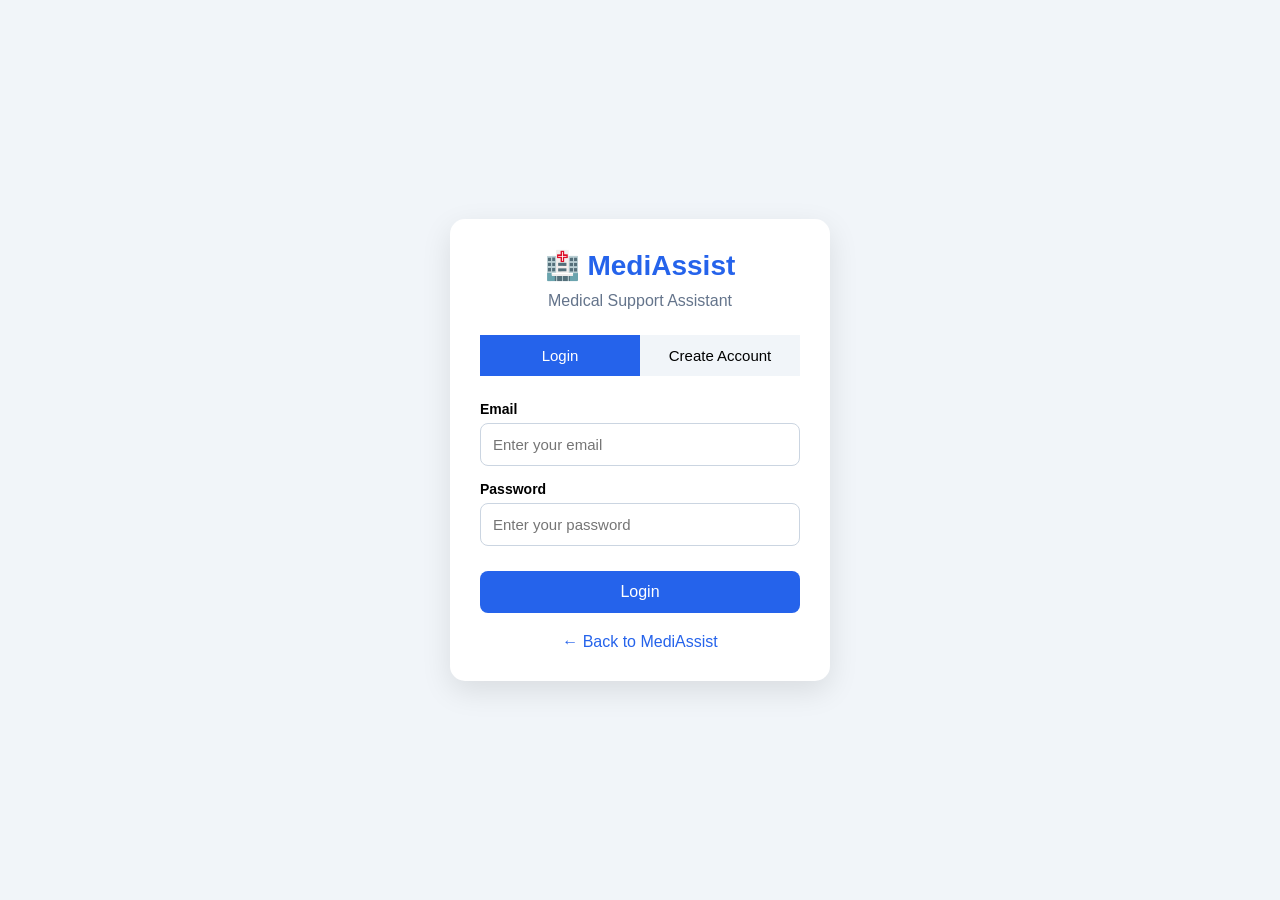
<file: src/main/resources/static/login.html>
<!DOCTYPE html>
<html lang="en">

<head>

    <meta charset="UTF-8">

    <meta name="viewport"
          content="width=device-width, initial-scale=1.0">

    <title>MediAssist - Login</title>

    <style>

        * {
            box-sizing: border-box;
        }

        body {
            margin: 0;
            font-family: Arial, sans-serif;
            background: #f1f5f9;

            display: flex;
            justify-content: center;
            align-items: center;

            min-height: 100vh;
        }

        .auth-container {
            width: 380px;
            background: white;
            padding: 30px;
            border-radius: 15px;

            box-shadow:
                0 10px 30px rgba(0, 0, 0, 0.1);
        }

        .logo {
            text-align: center;
            font-size: 28px;
            font-weight: bold;
            color: #2563eb;
            margin-bottom: 10px;
        }

        .subtitle {
            text-align: center;
            color: #64748b;
            margin-bottom: 25px;
        }

        .tabs {
            display: flex;
            margin-bottom: 25px;
        }

        .tab {
            flex: 1;
            padding: 12px;

            border: none;
            background: #f1f5f9;

            cursor: pointer;
            font-size: 15px;
        }

        .tab.active {
            background: #2563eb;
            color: white;
        }

        .form-group {
            margin-bottom: 15px;
        }

        label {
            display: block;
            margin-bottom: 6px;
            font-size: 14px;
            font-weight: bold;
        }

        input {
            width: 100%;
            padding: 12px;

            border: 1px solid #cbd5e1;
            border-radius: 8px;

            font-size: 15px;
        }

        input:focus {
            outline: none;
            border-color: #2563eb;
        }

        .auth-button {
            width: 100%;
            padding: 12px;

            border: none;
            border-radius: 8px;

            background: #2563eb;
            color: white;

            font-size: 16px;
            cursor: pointer;

            margin-top: 10px;
        }

        .auth-button:hover {
            background: #1d4ed8;
        }

        #message {
            margin-top: 15px;
            text-align: center;
            font-size: 14px;
        }

        .back-link {
            display: block;
            text-align: center;
            margin-top: 20px;

            color: #2563eb;
            cursor: pointer;
        }

    </style>

</head>

<body>

<div class="auth-container">

    <div class="logo">
        🏥 MediAssist
    </div>

    <div class="subtitle">
        Medical Support Assistant
    </div>


    <div class="tabs">

        <button
            class="tab active"
            id="loginTab"
            onclick="showLogin()">

            Login

        </button>

        <button
            class="tab"
            id="registerTab"
            onclick="showRegister()">

            Create Account

        </button>

    </div>


    <!-- LOGIN FORM -->

    <div id="loginForm">

        <div class="form-group">

            <label>Email</label>

            <input
                type="email"
                id="loginEmail"
                placeholder="Enter your email">

        </div>


        <div class="form-group">

            <label>Password</label>

            <input
                type="password"
                id="loginPassword"
                placeholder="Enter your password">

        </div>


        <button
            class="auth-button"
            onclick="loginUser()">

            Login

        </button>

    </div>


    <!-- REGISTER FORM -->

    <div id="registerForm"
         style="display: none;">

        <div class="form-group">

            <label>Name</label>

            <input
                type="text"
                id="registerName"
                placeholder="Enter your name">

        </div>


        <div class="form-group">

            <label>Email</label>

            <input
                type="email"
                id="registerEmail"
                placeholder="Enter your email">

        </div>


        <div class="form-group">

            <label>Password</label>

            <input
                type="password"
                id="registerPassword"
                placeholder="Create a password">

        </div>


        <button
            class="auth-button"
            onclick="registerUser()">

            Create Account

        </button>

    </div>


    <div id="message"></div>


    <span
        class="back-link"
        onclick="goHome()">

        ← Back to MediAssist

    </span>

</div>


<script>

function showLogin() {

    document
        .getElementById("loginForm")
        .style.display = "block";

    document
        .getElementById("registerForm")
        .style.display = "none";

    document
        .getElementById("loginTab")
        .classList.add("active");

    document
        .getElementById("registerTab")
        .classList.remove("active");
}


function showRegister() {

    document
        .getElementById("loginForm")
        .style.display = "none";

    document
        .getElementById("registerForm")
        .style.display = "block";

    document
        .getElementById("loginTab")
        .classList.remove("active");

    document
        .getElementById("registerTab")
        .classList.add("active");
}


async function registerUser() {

    const name =
        document.getElementById("registerName").value;

    const email =
        document.getElementById("registerEmail").value;

    const password =
        document.getElementById("registerPassword").value;


    if (!name || !email || !password) {

        showMessage(
            "Please fill all fields."
        );

        return;
    }


    try {

        const response = await fetch(
            "/api/users/register"
            + "?name=" + encodeURIComponent(name)
            + "&email=" + encodeURIComponent(email)
            + "&password=" + encodeURIComponent(password),

            {
                method: "POST"
            }
        );


        if (!response.ok) {

            const error =
                await response.text();

            showMessage(
                error
            );

            return;
        }


        showMessage(
            "Account created successfully. You can now login."
        );

        showLogin();

    }
    catch (error) {

        console.error(error);

        showMessage(
            "Unable to connect to MediAssist server."
        );
    }
}


async function loginUser() {

    const email =
        document.getElementById("loginEmail").value;

    const password =
        document.getElementById("loginPassword").value;


    if (!email || !password) {

        showMessage(
            "Please enter email and password."
        );

        return;
    }


    try {

        const response = await fetch(
            "/api/users/login"
            + "?email=" + encodeURIComponent(email)
            + "&password=" + encodeURIComponent(password),

            {
                method: "POST"
            }
        );


        if (!response.ok) {

            const error =
                await response.text();

            showMessage(
                error
            );

            return;
        }


        const user =
            await response.json();


        localStorage.setItem(
            "mediassistUser",
            JSON.stringify(user)
        );


        window.location.href =
            "/";

    }
    catch (error) {

        console.error(error);

        showMessage(
            "Unable to connect to MediAssist server."
        );
    }
}


function showMessage(message) {

    document
        .getElementById("message")
        .textContent = message;
}


function goHome() {

    window.location.href = "/";

}

</script>

</body>

</html>
</file>
